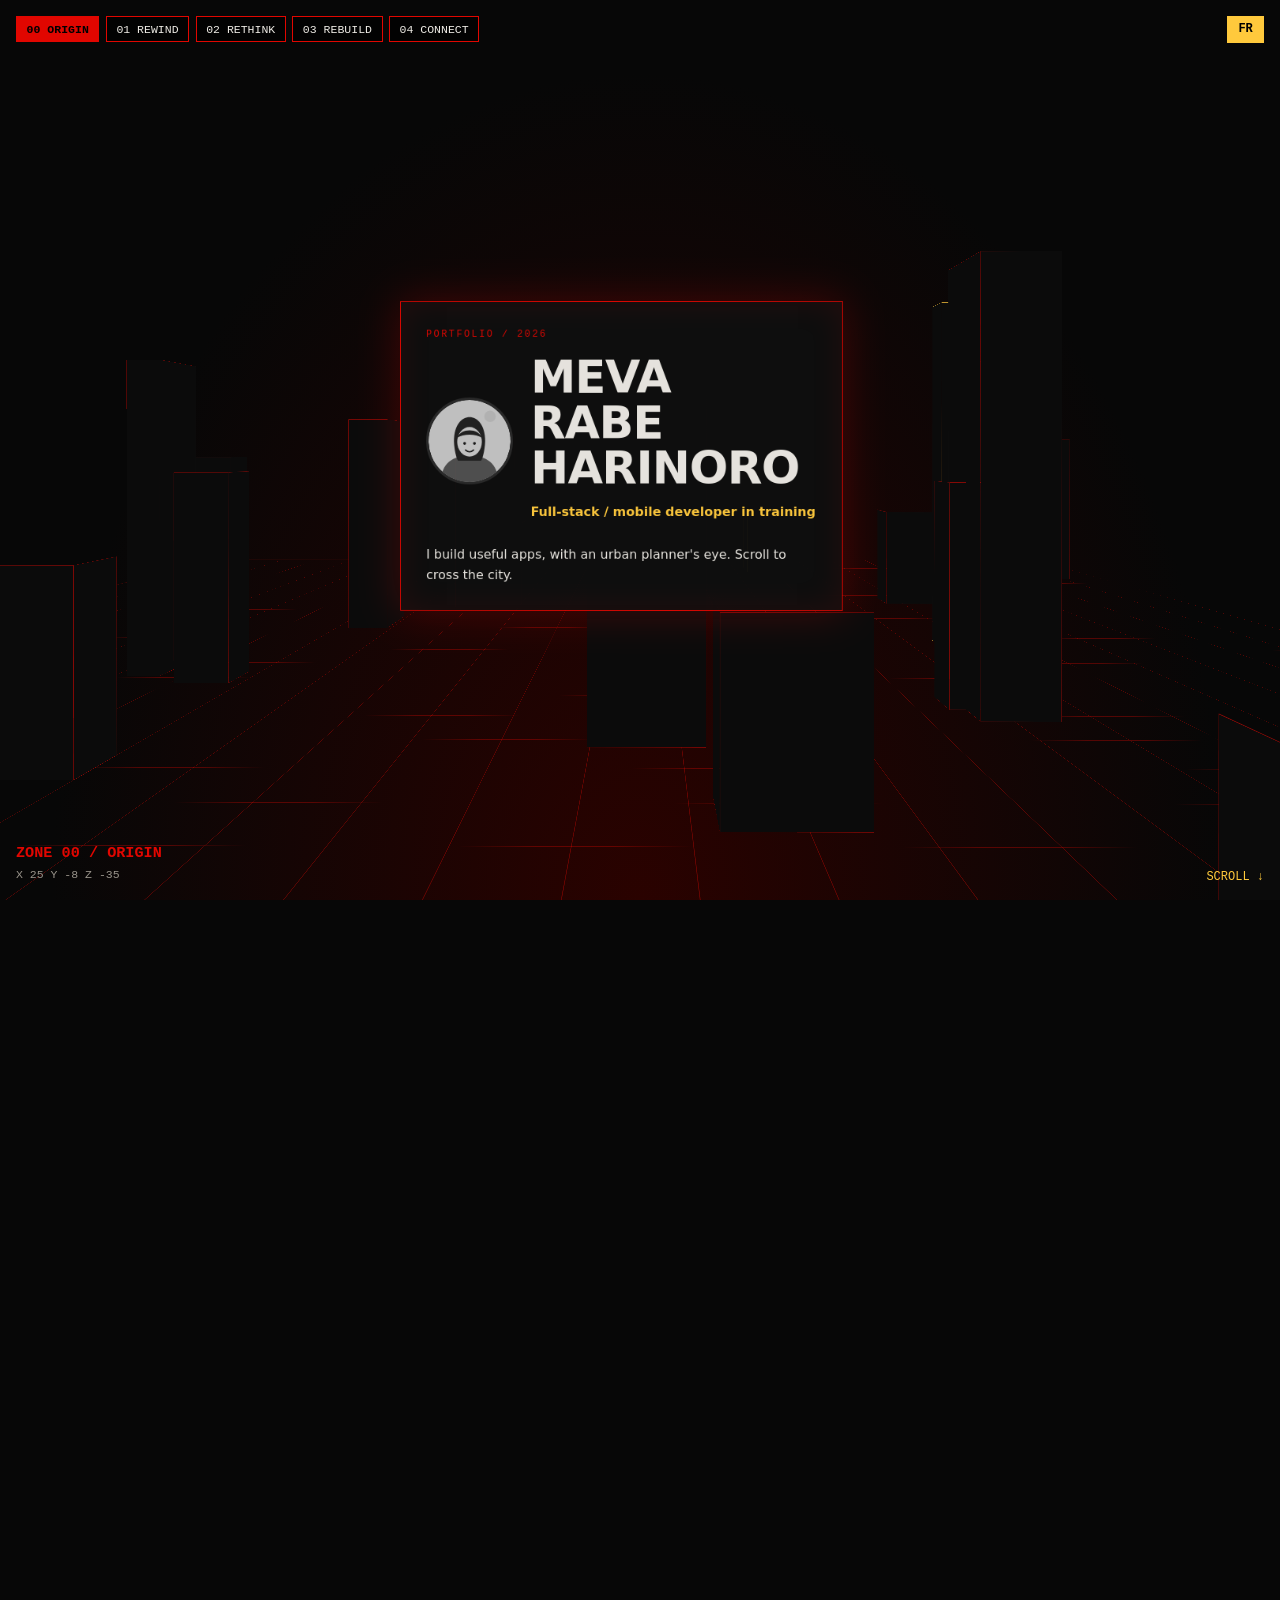
<file: index.html>
<!DOCTYPE html>
<html lang="fr">
<head>
<meta charset="utf-8">
<meta name="viewport" content="width=device-width, initial-scale=1">
<title>Meva Rabe Harinoro | Portfolio développeuse full-stack / mobile</title>
<meta name="description" content="Portfolio 3D de Meva, ex-urbaniste devenue développeuse full-stack/mobile : KotBus, Micro-Besoins, Plastic Patrol, HomeAlone.">
<meta property="og:title" content="Meva | Traversez la ville, découvrez mes projets">
<meta property="og:type" content="website">
<link rel="canonical" href="https://mevarabeharinoro.github.io/">
<link rel="icon" href="assets/avatar.svg" type="image/svg+xml">
<meta name="theme-color" content="#070707">
<link rel="stylesheet" href="css/style.css">
<script type="application/ld+json">{"@context":"https://schema.org","@type":"Person","name":"Meva Rabe Harinoro","jobTitle":"Développeuse full-stack / mobile","email":"mevarabeharinoro@gmail.com","sameAs":["https://www.linkedin.com/in/meva-rabe-harinoro/","https://github.com/mevarabeharinoro"]}</script>
</head>
<body>
<button id="lang" aria-label="Changer de langue">EN</button>
<nav id="nav" aria-label="Zones"></nav>
<div id="hud" aria-hidden="true"></div>
<div id="hint" data-i="hint">SCROLL ↓</div>

<!-- Les panneaux sont du vrai HTML : lisibles, indexables, et empilés sans la 3D -->
<div id="stage"><div id="world">
 <section class="panel" id="top">
  <p class="lbl" data-i="s0">PORTFOLIO / 2026</p>
  <div class="id"><img src="assets/avatar.svg" alt="Avatar de Meva" width="110" height="110">
  <div><h1 data-i="h1">Meva <span>Rabe Harinoro</span></h1>
  <p class="role" data-i="role">Développeuse full-stack / mobile en formation</p></div></div>
  <p data-i="hook" style="margin-top:1rem">Je construis des applications utiles, avec un regard d'urbaniste. Scrollez pour traverser la ville.</p>
 </section>

 <section class="panel" id="rewind">
  <p class="lbl" data-i="rw1">Là où tout commence</p>
  <h2><em data-i="rw">Let's rewind</em></h2>
  <!-- TODO : ajoutez 1 ou 2 touches personnelles (passions, valeurs) -->
  <p data-i="rwt">Basée à Maurice, avec des racines à Madagascar, bilingue. Curieuse de nature, j'aime transformer une idée en prototype qui sert vraiment.</p>
 </section>

 <section class="panel big" id="rethink">
  <p class="lbl" data-i="rt1">Études, projets et stage</p>
  <h2><em data-i="rt">Let's rethink</em></h2>
  <p data-i="rtt">Licence en Informatique Appliquée en 3e année (Université des Mascareignes), vice-major de ma promotion. Stage terminé avec succès dans une entreprise qui travaille en Scrum. Outils : PHP, HTML, CSS, Java, GitHub, Jira, Angular, React, Ionic.</p>
  <!-- TODO : vérifiez les textes et ajoutez les liens GitHub/démo de chaque projet -->
  <div class="mini">
   <div><b>KotBus</b><span data-i="k1">Appli hybride des bus : lesquels, où, quand, alimentée par les signalements des usagers.</span></div>
   <div><b>Micro-Besoins</b><span data-i="k2">Plateforme d'échange de besoins entre usagers.</span></div>
   <div><b>Plastic Patrol</b><span data-i="k3">Jeu 2D qui motive les jeunes à préserver les fonds marins.</span></div>
   <div><b>HomeAlone</b><span data-i="k4">Gestion d'une maison à deux : portefeuille, courses, tâches, calendrier.</span></div>
  </div>
  <p data-i="ai" class="mono" style="font-size:.85rem;color:var(--amb)">L'IA est mon copilote de code : idées, squelettes, débogage, tests. Je relis et adapte toujours.</p>
 </section>

 <section class="panel" id="rebuild">
  <p class="lbl" data-i="rb1">Avant le code : les villes</p>
  <h2><em data-i="rb">Let's rebuild</em></h2>
  <p data-i="rbt">J'ai commencé par le génie civil et l'urbanisme. Mon mémoire portait sur la fluidité de la circulation entre Antananarivo et ses périphéries : le cas d'Itaosy. Hier j'optimisais la façon dont une ville circule, aujourd'hui j'optimise l'expérience des utilisateurs d'une application.</p>
  <p style="margin:.8rem 0 .3rem"><span class="tag">ArcGIS</span><span class="tag">QGIS</span><span class="tag">AutoCAD</span><span class="tag">ArchiCAD</span><span class="tag">Revit</span><span class="tag">SketchUp</span></p>
 </section>

 <section class="panel" id="connect">
  <p class="lbl" data-i="cn1">Prochain arrêt : vous</p>
  <h2><em data-i="cn">Let's connect</em></h2>
  <p data-i="cnt">Un projet, un stage, un poste en tête ? Parlons-en.</p>
  <!-- Remplacez VOTRE_ID par votre identifiant Formspree. Sinon : repli vers votre client mail. -->
  <form action="https://formspree.io/f/VOTRE_ID" method="POST">
   <input name="name" data-ph="f_name" placeholder="Votre nom" required aria-label="Nom">
   <input name="email" type="email" data-ph="f_mail" placeholder="Votre email" required aria-label="Email">
   <textarea name="message" rows="4" data-ph="f_msg" placeholder="Votre message" required aria-label="Message"></textarea>
   <button class="btn" type="submit" data-i="send">Envoyer</button>
   <p id="status" role="status"></p>
  </form>
  <div class="links">
   <a href="https://www.linkedin.com/in/meva-rabe-harinoro/" rel="noopener" target="_blank">LinkedIn</a>
   <a href="https://github.com/mevarabeharinoro" rel="noopener" target="_blank">GitHub</a>
   <a href="mailto:mevarabeharinoro@gmail.com">mevarabeharinoro@gmail.com</a>
  </div>
 </section>
</div></div>
<script src="js/main.js" defer></script>
</body>
</html>
</file>
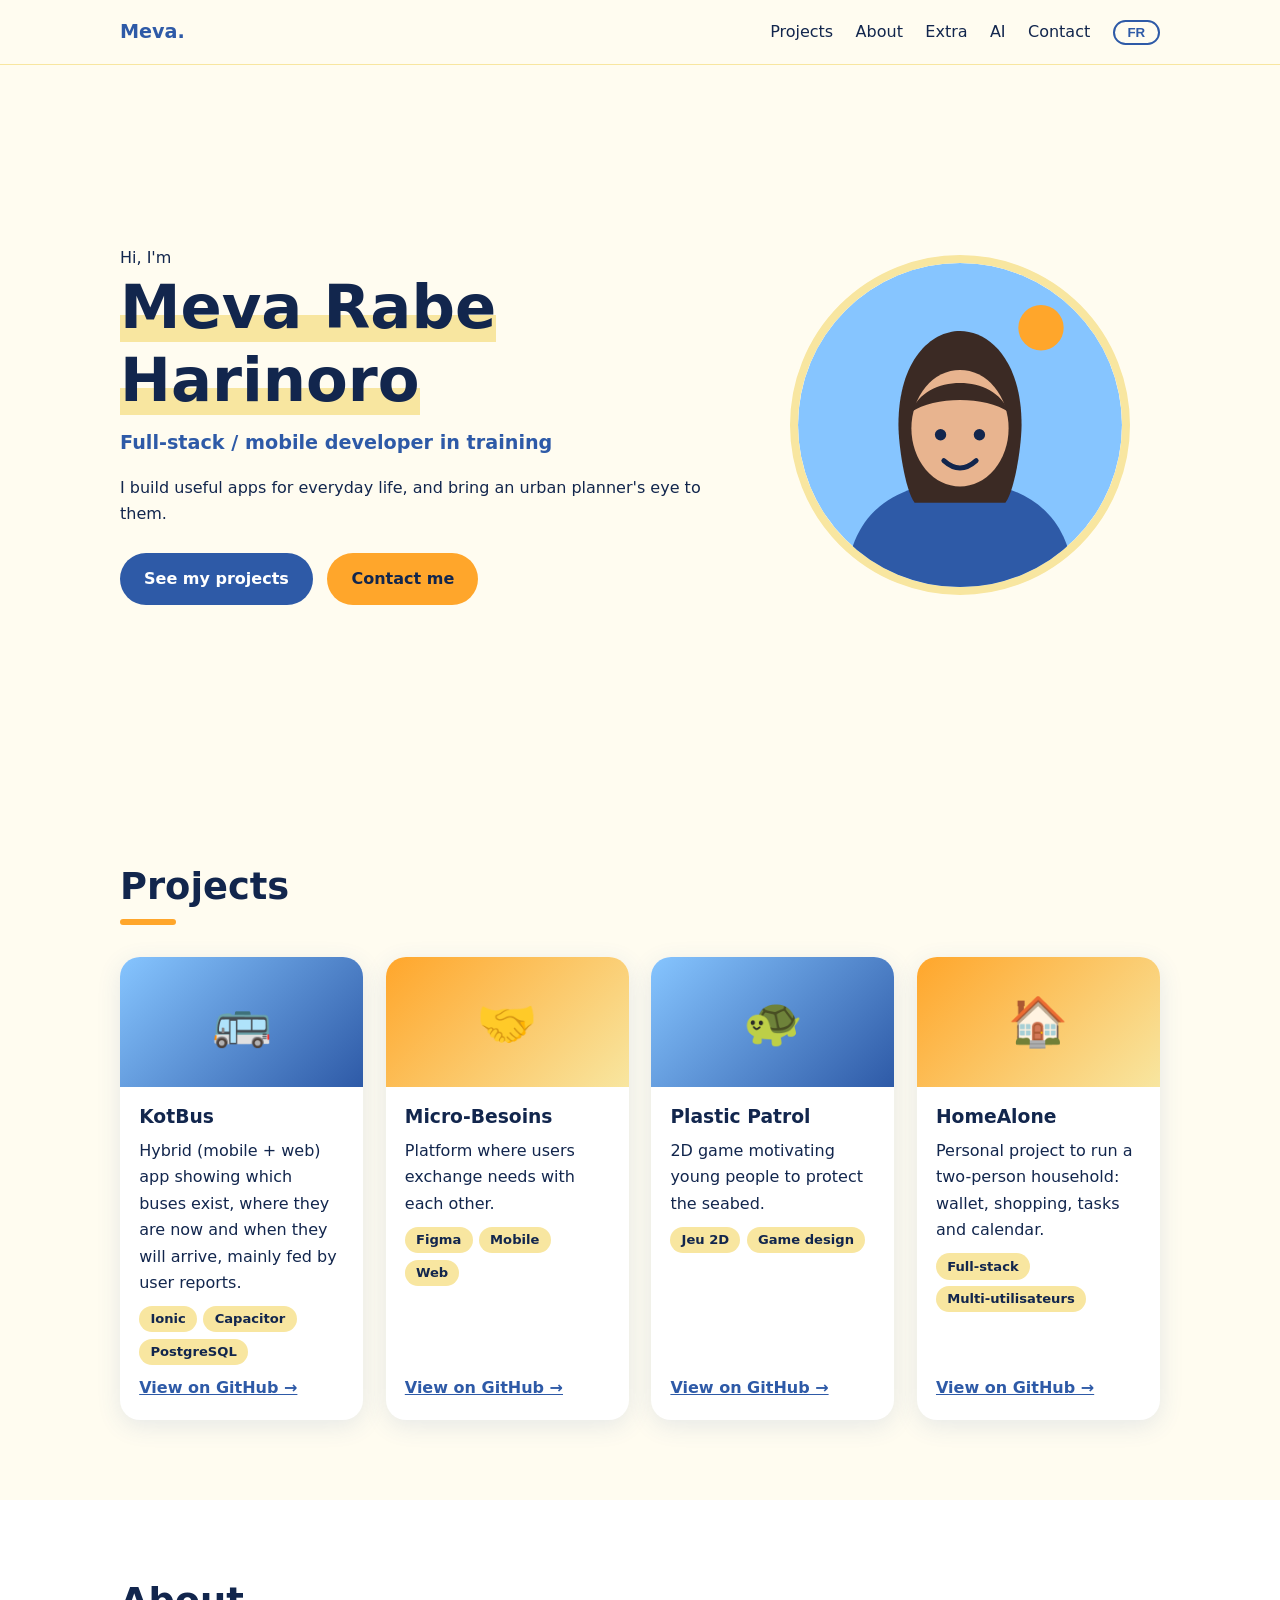
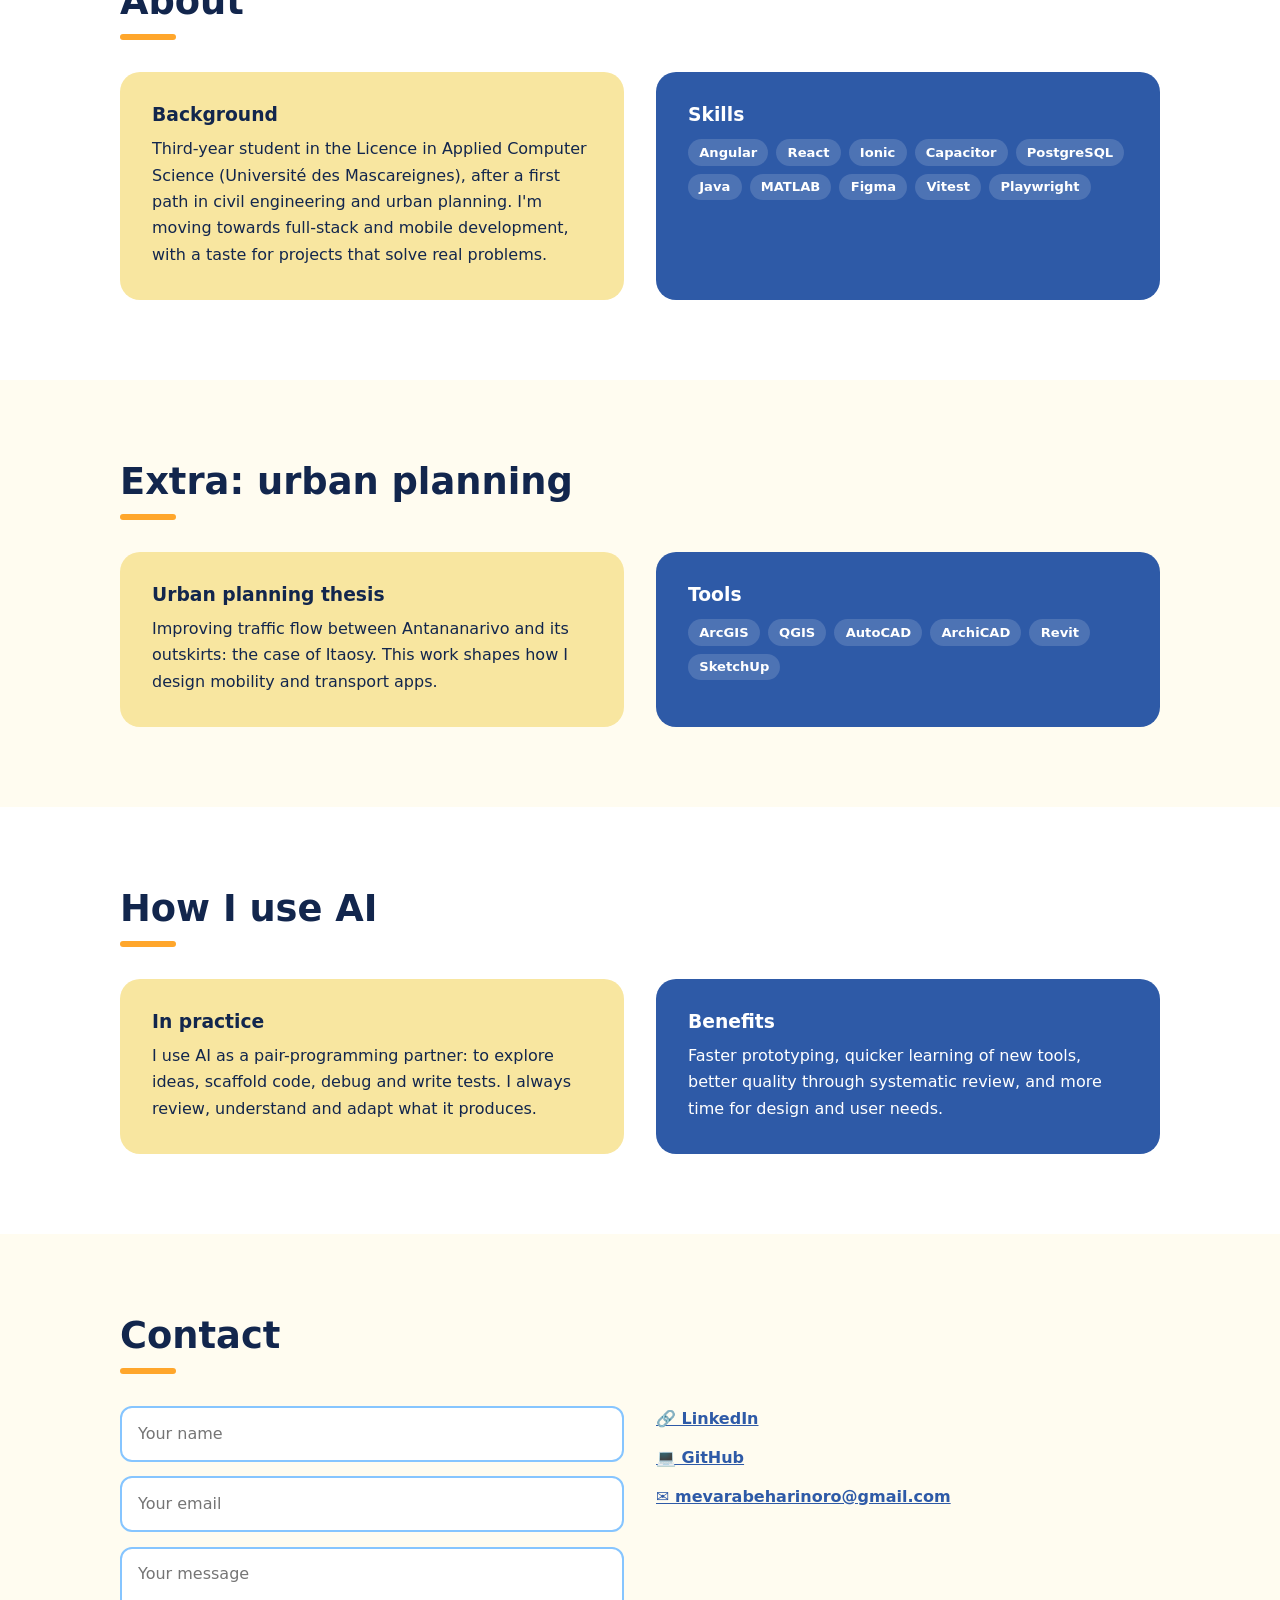
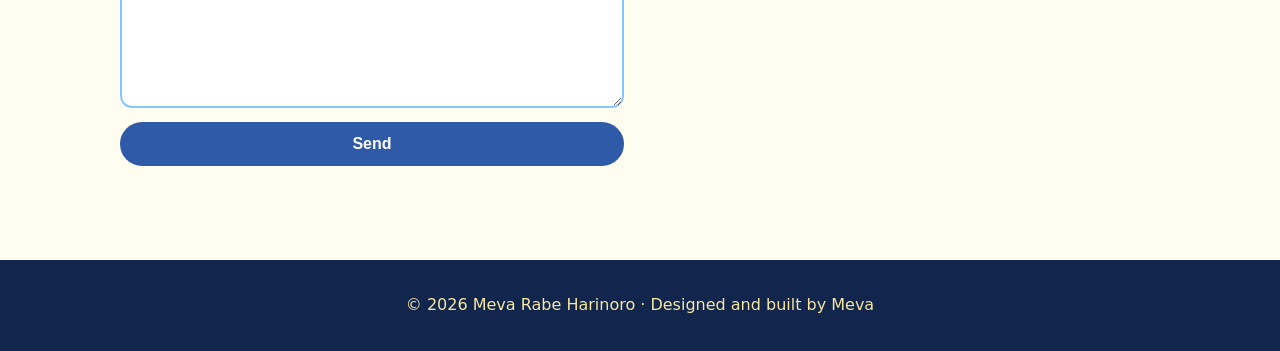
<file: portfolio/index.html>
<!DOCTYPE html>
<html lang="fr">
<head>
<meta charset="utf-8">
<meta name="viewport" content="width=device-width, initial-scale=1">
<title>Meva Rabe Harinoro | Développeuse full-stack / mobile</title>
<meta name="description" content="Portfolio de Meva, développeuse full-stack/mobile en formation : KotBus, Micro-Besoins, Plastic Patrol, HomeAlone.">
<meta property="og:title" content="Meva | Portfolio développeuse full-stack / mobile">
<meta property="og:description" content="Applications utiles, regard d'urbaniste.">
<meta property="og:type" content="website">
<!-- Remplacez par votre URL finale : -->
<link rel="canonical" href="https://mevarabeharinoro.github.io/">
<link rel="icon" href="assets/avatar.svg" type="image/svg+xml">
<meta name="theme-color" content="#2E5AA7">
<link rel="stylesheet" href="css/style.css">
<script type="application/ld+json">{"@context":"https://schema.org","@type":"Person","name":"Meva Rabe Harinoro","jobTitle":"Développeuse full-stack / mobile","email":"mevarabeharinoro@gmail.com","sameAs":["https://www.linkedin.com/in/meva-rabe-harinoro/","https://github.com/mevarabeharinoro"]}</script>
</head>
<body>
<header><div class="wrap"><nav aria-label="Navigation principale">
 <a class="logo" href="#top">Meva.</a>
 <button id="burger" aria-label="Menu">☰</button>
 <ul>
  <li><a href="#projets" data-i="n_projects">Projets</a></li>
  <li><a href="#apropos" data-i="n_about">À propos</a></li>
  <li><a href="#plus" data-i="n_more">En plus</a></li>
  <li><a href="#ia" data-i="n_ai">IA</a></li>
  <li><a href="#contact" data-i="n_contact">Contact</a></li>
  <li><button id="lang" aria-label="Changer de langue">EN</button></li>
 </ul>
</nav></div></header>

<main id="top">
<!-- ACCUEIL -->
<div class="wrap hero">
 <div>
  <p data-i="hi">Bonjour, je suis</p>
  <h1><span>Meva Rabe Harinoro</span></h1>
  <p class="role" data-i="role">Développeuse full-stack / mobile en formation</p>
  <p data-i="tag" style="margin-bottom:1.6rem">Je crée des applications utiles au quotidien, avec un regard d'urbaniste.</p>
  <a class="btn" href="#projets" data-i="cta1">Voir mes projets</a>
  <a class="btn alt" href="#contact" data-i="cta2">Me contacter</a>
 </div>
 <!-- Remplacez par votre photo si vous le souhaitez : assets/photo.jpg -->
 <img src="assets/avatar.svg" alt="Avatar illustré de Meva" width="340" height="340">
</div>

<!-- PROJETS : remplacez les emojis par <img src="assets/xxx.webp" alt="..."> et complétez liens/technos -->
<section id="projets"><div class="wrap">
 <h2 data-i="h_projects">Projets</h2>
 <div class="grid">
  <article class="card rv"><div class="thumb" aria-hidden="true">🚌</div><div class="b">
   <h3>KotBus</h3><p data-i="p1">Application hybride (mobile + web) qui indique les bus existants, où ils sont et quand ils arrivent, alimentée surtout par les signalements des usagers.</p>
   <ul class="tags"><li>Ionic</li><li>Capacitor</li><li>PostgreSQL</li></ul><!-- TODO: vérifier les technos -->
   <a href="https://github.com/mevarabeharinoro" data-i="view">Voir sur GitHub →</a></div></article>
  <article class="card rv"><div class="thumb" aria-hidden="true">🤝</div><div class="b">
   <h3>Micro-Besoins</h3><p data-i="p2">Plateforme d'échange de besoins entre usagers.</p>
   <ul class="tags"><li>Figma</li><li>Mobile</li><li>Web</li></ul>
   <a href="https://github.com/mevarabeharinoro" data-i="view">Voir sur GitHub →</a></div></article>
  <article class="card rv"><div class="thumb" aria-hidden="true">🐢</div><div class="b">
   <h3>Plastic Patrol</h3><p data-i="p3">Jeu 2D pour motiver les jeunes à préserver les fonds marins.</p>
   <ul class="tags"><li>Jeu 2D</li><li>Game design</li></ul><!-- TODO: moteur/langage -->
   <a href="https://github.com/mevarabeharinoro" data-i="view">Voir sur GitHub →</a></div></article>
  <article class="card rv"><div class="thumb" aria-hidden="true">🏠</div><div class="b">
   <h3>HomeAlone</h3><p data-i="p4">Projet personnel de gestion d'une maison à 2 utilisateurs : portefeuille, courses, tâches et calendrier.</p>
   <ul class="tags"><li>Full-stack</li><li>Multi-utilisateurs</li></ul><!-- TODO: technos -->
   <a href="https://github.com/mevarabeharinoro" data-i="view">Voir sur GitHub →</a></div></article>
 </div>
</div></section>

<!-- À PROPOS -->
<section id="apropos" style="background:#fff"><div class="wrap">
 <h2 data-i="h_about">À propos</h2>
 <div class="two rv">
  <div class="panel"><h3 data-i="a1">Parcours</h3>
   <p data-i="a1t">Étudiante en 3e année de Licence en Informatique Appliquée (Université des Mascareignes), après un premier parcours en génie civil et urbanisme. Je me dirige vers le développement full-stack et mobile, avec le goût des projets qui résolvent de vrais problèmes.</p></div>
  <div class="panel blue"><h3 data-i="a2">Compétences</h3>
   <ul class="chips"><li>Angular</li><li>React</li><li>Ionic</li><li>Capacitor</li><li>PostgreSQL</li><li>Java</li><li>MATLAB</li><li>Figma</li><li>Vitest</li><li>Playwright</li></ul></div>
 </div>
</div></section>

<!-- EN PLUS -->
<section id="plus"><div class="wrap">
 <h2 data-i="h_more">En plus : urbanisme</h2>
 <div class="two rv">
  <div class="panel"><h3 data-i="m1">Mémoire d'urbanisme</h3>
   <p data-i="m1t">Amélioration de la fluidité de la circulation entre Antananarivo et ses périphéries : le cas d'Itaosy. Ce travail nourrit ma façon de concevoir des applications de mobilité.</p></div>
  <div class="panel blue"><h3 data-i="m2">Outils</h3>
   <ul class="chips"><li>ArcGIS</li><li>QGIS</li><li>AutoCAD</li><li>ArchiCAD</li><li>Revit</li><li>SketchUp</li></ul></div>
 </div>
</div></section>

<!-- IA -->
<section id="ia" style="background:#fff"><div class="wrap">
 <h2 data-i="h_ai">Comment j'utilise l'IA</h2>
 <div class="two rv">
  <div class="panel"><h3 data-i="i1">En pratique</h3>
   <p data-i="i1t">J'utilise l'IA comme partenaire de programmation : explorer des idées, générer des squelettes de code, déboguer et écrire des tests. Je relis, comprends et adapte toujours ce qu'elle produit.</p></div>
  <div class="panel blue"><h3 data-i="i2">Avantages</h3>
   <p data-i="i2t">Prototypage plus rapide, apprentissage accéléré de nouveaux outils, meilleure qualité grâce à la relecture systématique, et plus de temps pour la conception et les besoins des utilisateurs.</p></div>
 </div>
</div></section>

<!-- CONTACT -->
<section id="contact"><div class="wrap">
 <h2 data-i="h_contact">Contact</h2>
 <div class="two">
  <!-- Remplacez VOTRE_ID par votre identifiant Formspree (voir README). Tant que non remplacé : repli vers votre client mail. -->
  <form action="https://formspree.io/f/Meva Rabe-Harinoro" method="POST">
   <input name="name" data-ph="f_name" placeholder="Votre nom" required aria-label="Nom">
   <input name="email" type="email" data-ph="f_mail" placeholder="Votre email" required aria-label="Email">
   <textarea name="message" rows="5" data-ph="f_msg" placeholder="Votre message" required aria-label="Message"></textarea>
   <button class="btn" type="submit" data-i="send">Envoyer</button>
   <p id="status" role="status"></p>
  </form>
  <div class="links">
   <a href="https://www.linkedin.com/in/meva-rabe-harinoro/" rel="noopener" target="_blank">🔗 LinkedIn</a>
   <a href="https://github.com/mevarabeharinoro" rel="noopener" target="_blank">💻 GitHub</a>
   <a href="mailto:mevarabeharinoro@gmail.com">✉️ mevarabeharinoro@gmail.com</a>
  </div>
 </div>
</div></section>
</main>
<footer><p>© 2026 Meva Rabe Harinoro · <span data-i="foot">Conçu et développé par Meva</span></p></footer>
<script src="js/main.js" defer></script>
</body>
</html>
</file>
<file: css/style.css>
/* Ville 3D en CSS pur : noir, rouge, os + ambre en accent */
:root{--bk:#070707;--red:#E10600;--bone:#EDEAE4;--amb:#FFC93C;--mut:#9a958c}
*{box-sizing:border-box;margin:0}
body{background:var(--bk);color:var(--bone);font-family:system-ui,-apple-system,"Segoe UI",sans-serif;line-height:1.6}
.mono,.lbl,#hud,#nav button{font-family:ui-monospace,Menlo,Consolas,monospace}
a{color:var(--amb)}
h1,h2{text-transform:uppercase;letter-spacing:-.02em;line-height:1}
h2{font-size:clamp(1.9rem,5vw,2.8rem);margin-bottom:1rem;color:var(--bone)}
h2 em{color:var(--red);font-style:normal}
.lbl{color:var(--red);font-size:.75rem;letter-spacing:.2em;text-transform:uppercase;margin-bottom:.6rem}
/* Repli sans 3D : sections empilees (sans JS ou mouvement reduit) */
.panel{max-width:620px;margin:3rem auto;padding:2rem;background:#0d0d0d;border:1px solid var(--red)}
.panel.big{max-width:780px}
#hud,#nav,#hint{display:none}
/* Mode 3D */
.d3 body{height:650vh}
.d3 #stage{position:fixed;inset:0;overflow:hidden;perspective:1000px;background:radial-gradient(ellipse at 50% 100%,#2a0200,var(--bk) 65%)}
.d3 #world{position:absolute;left:50%;top:50%;transform-style:preserve-3d;will-change:transform}
.d3 .panel{position:absolute;left:0;top:0;width:min(88vw,560px);margin:0;box-shadow:0 0 50px #e1060040,inset 0 0 40px #e106001a;transition:opacity .2s}
.d3 .panel.big{width:min(92vw,760px)}
.d3 #hud,.d3 #nav{display:flex}
.d3 #hint{display:block}
.ground{position:absolute;width:7000px;height:7000px;margin:-3500px 0 0 -3500px;background-image:linear-gradient(#e1060055 2px,transparent 2px),linear-gradient(90deg,#e1060055 2px,transparent 2px);background-size:280px 280px;transform-style:flat}
.b{position:absolute;transform-style:preserve-3d}
.b i{position:absolute;left:50%;top:50%;background:#0b0b0b;border:1px solid #e10600aa;backface-visibility:hidden}
.b.hot i{border-color:var(--amb)}
/* Interface */
#nav{position:fixed;top:1rem;left:1rem;gap:.4rem;z-index:5;flex-wrap:wrap;max-width:calc(100% - 6rem)}
#nav button{background:#000a;color:var(--bone);border:1px solid var(--red);padding:.35rem .6rem;font-size:.72rem;cursor:pointer}
#nav button.on{background:var(--red);color:#000;font-weight:700}
#lang{position:fixed;top:1rem;right:1rem;z-index:5;background:var(--amb);color:#000;border:0;font:700 .75rem ui-monospace,monospace;padding:.4rem .7rem;cursor:pointer}
#hud{position:fixed;left:1rem;bottom:1rem;z-index:5;flex-direction:column;font-size:.72rem;color:var(--mut)}
#hud b{color:var(--red);font-size:.95rem}
#hint{position:fixed;bottom:1rem;right:1rem;z-index:5;color:var(--amb);font:.75rem ui-monospace,monospace;animation:p 1.6s infinite}
@keyframes p{50%{opacity:.3}}
/* Contenu */
h1{font-size:clamp(2.2rem,7vw,3.6rem);margin:.4rem 0 .8rem}
h1 span{color:var(--red)}
.role{color:var(--amb);font-weight:700;margin-bottom:.8rem}
.id{display:flex;gap:1.4rem;align-items:center}
.id img{width:110px;height:110px;border-radius:50%;border:3px solid var(--red);filter:grayscale(1) contrast(1.15);flex:none}
.tag{display:inline-block;border:1px solid var(--red);font:.72rem ui-monospace,monospace;padding:.05rem .5rem;margin:.15rem .25rem .15rem 0}
.mini{display:grid;grid-template-columns:1fr 1fr;gap:.8rem;margin:1rem 0}
.mini div{border-left:3px solid var(--red);padding-left:.7rem;font-size:.9rem;color:var(--mut)}
.mini b{color:var(--bone);display:block}
form{display:grid;gap:.7rem;margin:1rem 0}
input,textarea{width:100%;padding:.7rem;background:#000;color:var(--bone);border:1px solid var(--red);font:inherit;border-radius:0}
input:focus,textarea:focus{outline:2px solid var(--amb)}
.btn{background:var(--red);color:#000;font-weight:800;border:0;padding:.8rem 1.4rem;cursor:pointer;font-size:1rem;text-transform:uppercase}
.btn:hover{background:var(--amb)}
.links{display:flex;flex-wrap:wrap;gap:1rem;font-weight:700}
@media(max-width:600px){.mini{grid-template-columns:1fr}.id{flex-direction:column;align-items:flex-start}#hud span{display:none}}
</file>
<file: portfolio/css/style.css>
/* === Variables : palette Citrus / Amalfi === */
:root{--zest:#FFA62B;--breeze:#86C5FF;--tile:#2E5AA7;--cream:#F8E6A0;--ink:#12264d;--bg:#FFFCF0;--r:20px}
*{box-sizing:border-box;margin:0}
html{scroll-behavior:smooth}
body{font-family:system-ui,-apple-system,"Segoe UI",Roboto,sans-serif;color:var(--ink);background:var(--bg);line-height:1.65}
a{color:var(--tile)}
.wrap{max-width:1080px;margin:auto;padding:0 1.25rem}
section{padding:5rem 0}
h1,h2,h3{line-height:1.2}
h2{font-size:clamp(1.7rem,4vw,2.3rem);margin-bottom:2rem}
h2::after{content:"";display:block;width:56px;height:6px;border-radius:6px;background:var(--zest);margin-top:.6rem}
/* Navigation */
header{position:sticky;top:0;z-index:10;background:#fffcf0e6;backdrop-filter:blur(8px);border-bottom:1px solid #f8e6a0}
nav{display:flex;align-items:center;justify-content:space-between;height:64px}
.logo{font-weight:800;text-decoration:none;color:var(--tile);font-size:1.2rem}
nav ul{display:flex;gap:1.4rem;list-style:none;padding:0;align-items:center}
nav ul a{text-decoration:none;color:var(--ink);font-weight:500}
nav ul a:hover{color:var(--tile)}
#lang{border:2px solid var(--tile);background:none;color:var(--tile);border-radius:99px;padding:.2rem .8rem;font-weight:700;cursor:pointer}
#burger{display:none;background:none;border:0;font-size:1.6rem;cursor:pointer}
/* Hero */
.hero{display:grid;grid-template-columns:1.2fr .8fr;gap:2.5rem;align-items:center;min-height:80vh}
.hero h1{font-size:clamp(2.4rem,6vw,3.8rem)}
.hero h1 span{background:linear-gradient(transparent 62%,var(--cream) 62%)}
.role{color:var(--tile);font-weight:700;margin:.6rem 0 1rem;font-size:1.2rem}
.hero img{width:100%;max-width:340px;justify-self:center;border-radius:50%;border:8px solid var(--cream);animation:float 5s ease-in-out infinite}
@keyframes float{50%{transform:translateY(-10px)}}
.btn{display:inline-block;padding:.8rem 1.5rem;border-radius:99px;background:var(--tile);color:#fff;text-decoration:none;font-weight:700;border:0;cursor:pointer;font-size:1rem;transition:transform .2s,background .2s}
.btn:hover{transform:translateY(-2px);background:var(--ink)}
.btn.alt{background:var(--zest);color:var(--ink);margin-left:.6rem}
/* Cartes projets */
.grid{display:grid;grid-template-columns:repeat(auto-fit,minmax(240px,1fr));gap:1.4rem}
.card{background:#fff;border-radius:var(--r);overflow:hidden;box-shadow:0 6px 24px #2e5aa71f;transition:transform .25s,opacity .7s;display:flex;flex-direction:column}
.card:hover{transform:translateY(-6px)}
.thumb{height:130px;display:grid;place-items:center;font-size:3rem;background:linear-gradient(135deg,var(--breeze),var(--tile))}
.card:nth-child(even) .thumb{background:linear-gradient(135deg,var(--zest),var(--cream))}
.card div.b{padding:1.2rem;display:flex;flex-direction:column;gap:.6rem;flex:1}
.tags{display:flex;flex-wrap:wrap;gap:.4rem;list-style:none;padding:0}
.tags li,.chips li{background:var(--cream);border-radius:99px;padding:.15rem .7rem;font-size:.82rem;font-weight:600}
.card a{margin-top:auto;font-weight:700}
.chips{display:flex;flex-wrap:wrap;gap:.5rem;list-style:none;padding:0;margin-top:.8rem}
.chips li{background:var(--breeze)}
/* Blocs */
.two{display:grid;grid-template-columns:1fr 1fr;gap:2rem}
.panel{background:var(--cream);border-radius:var(--r);padding:2rem}
.panel.blue{background:var(--tile);color:#fff}
.panel.blue .chips li{background:#ffffff26;color:#fff}
.panel h3{margin-bottom:.6rem}
/* Contact */
form{display:grid;gap:.9rem}
input,textarea{width:100%;padding:.8rem 1rem;border:2px solid var(--breeze);border-radius:12px;font:inherit;background:#fff}
input:focus,textarea:focus{outline:3px solid var(--zest);border-color:var(--zest)}
.links{display:grid;gap:.8rem;align-content:start;font-weight:600}
footer{text-align:center;padding:2rem;background:var(--ink);color:var(--cream)}
/* Animation d'apparition */
.rv{opacity:0;transform:translateY(24px);transition:.7s}
.rv.in{opacity:1;transform:none}
@media(prefers-reduced-motion:reduce){*{animation:none!important;transition:none!important}.rv{opacity:1;transform:none}}
@media(max-width:760px){
 #burger{display:block}
 nav ul{display:none;position:absolute;top:64px;left:0;right:0;background:var(--bg);flex-direction:column;padding:1rem;border-bottom:1px solid var(--cream)}
 nav ul.open{display:flex}
 .hero,.two{grid-template-columns:1fr}.hero{text-align:center;min-height:auto;padding-top:2rem}
 .hero img{order:-1;max-width:220px}.btn.alt{margin:.6rem 0 0}
}
</file>
